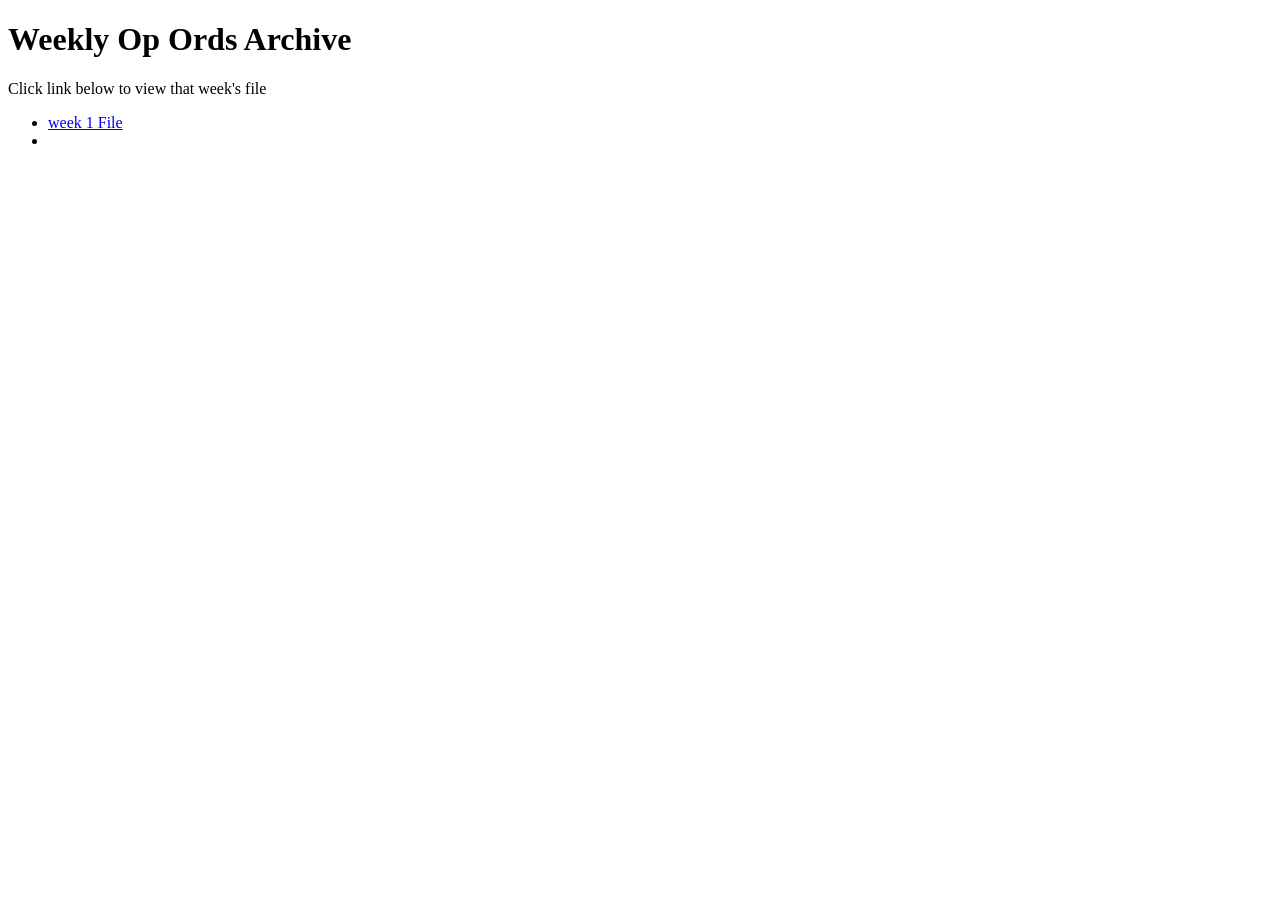
<file: Index.html>
<!DOCTYPE html>
<html lang="en">
<head>
	<meta charset="UTF-8">
	<title>Op Ords Archive</title>
</head>
<body>

	<h1> Weekly Op Ords Archive</h1>
	<p>Click link below to view that week's file</p>
	
	<ul>
		<li><a href="Operation_Sable_Trident_Master_OPORD_Suite.html">week 1 File<a><li>
</file>
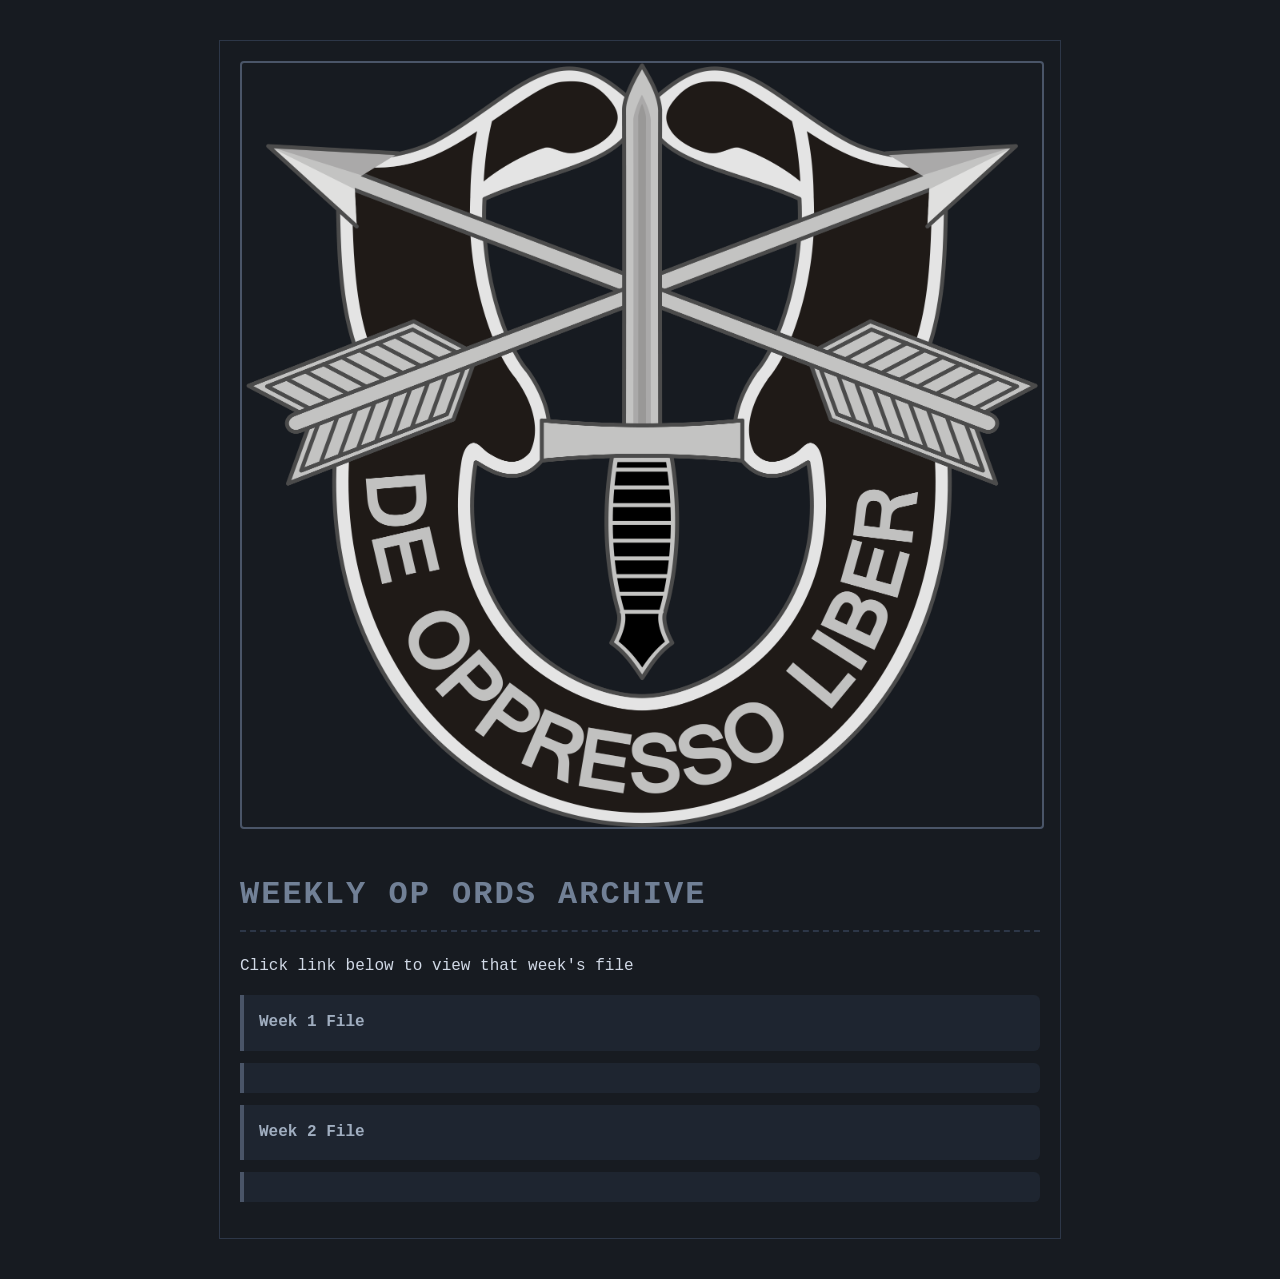
<file: index.html>
<!DOCTYPE html>
<html lang="en">
<head>
	<meta charset="UTF-8">
	<title>Op Ords Archive</title>
	<link rel="stylesheet" href="styles.css">
</head>
<body>
	<div class="banner-container">
		<img src="Deopressoliber.png" alt="Unit Logo" class="banner-img">
	</div>
	<h1> Weekly Op Ords Archive</h1>
	<p>Click link below to view that week's file</p>
	
	<ul>
		<li><a href="Opord_01.html">Week 1 File<a><li>
		<li><a href="Opord_02.html">Week 2 File<a><li>
</file>
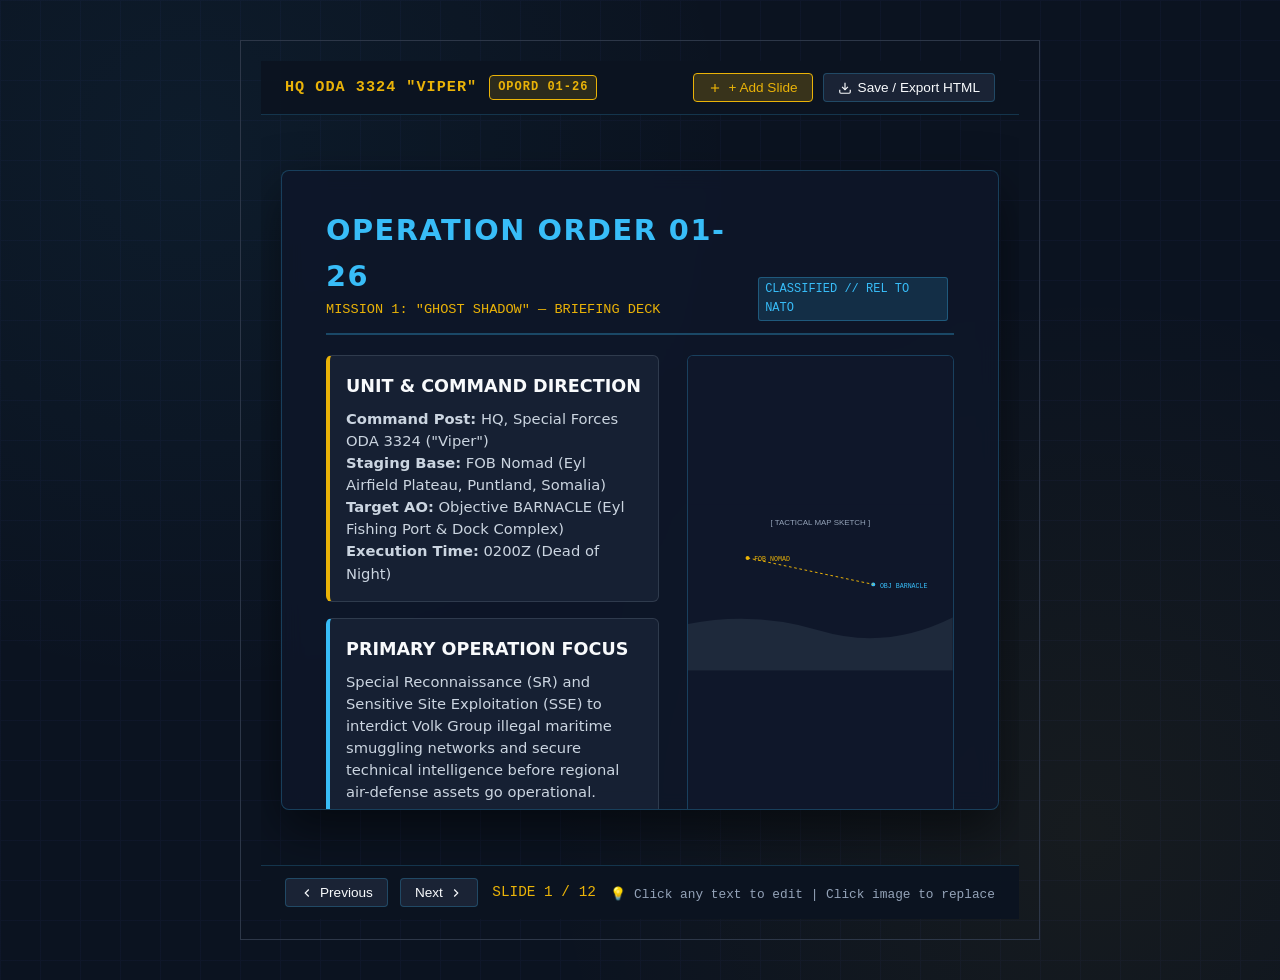
<file: opord_01_26_ghost_shadow_presentation.htmlopord_01_26_ghost_shadow_presentation.html>
<!DOCTYPE html>
<html lang="en">
<head>
    <meta charset="UTF-8">
    <meta name="viewport" content="width=device-width, initial-scale=1.0">
    <title>OPORD 01-26: GHOST SHADOW - Briefing Deck</title>
    <link rel="stylesheet" href="styles.css">
    <style>
        :root {
            --bg-dark: #0b1320;
            --panel-bg: rgba(15, 23, 42, 0.85);
            --panel-border: rgba(56, 189, 248, 0.25);
            --accent-gold: #eab308;
            --accent-cyan: #38bdf8;
            --accent-red: #f43f5e;
            --accent-green: #22c55e;
            --text-main: #f8fafc;
            --text-muted: #94a3b8;
            --font-sans: system-ui, -apple-system, "Segoe UI", Roboto, Helvetica, Arial, sans-serif;
            --font-mono: "Consolas", "Courier New", monospace;
        }

        * {
            box-sizing: border-box;
            margin: 0;
            padding: 0;
        }

        body {
            background-color: var(--bg-dark);
            color: var(--text-main);
            font-family: var(--font-sans);
            height: 100vh;
            display: flex;
            flex-direction: column;
            overflow: hidden;
            background-image: 
                radial-gradient(circle at 15% 15%, rgba(56, 189, 248, 0.05) 0%, transparent 40%),
                radial-gradient(circle at 85% 85%, rgba(234, 179, 8, 0.05) 0%, transparent 40%),
                linear-gradient(rgba(15, 23, 42, 0.9) 1px, transparent 1px),
                linear-gradient(90deg, rgba(15, 23, 42, 0.9) 1px, transparent 1px);
            background-size: 100% 100%, 100% 100%, 40px 40px, 40px 40px;
        }

        /* Top Header Navigation Bar */
        .top-bar {
            display: flex;
            justify-content: space-between;
            align-items: center;
            padding: 12px 24px;
            background: rgba(11, 19, 32, 0.95);
            border-bottom: 1px solid rgba(56, 189, 248, 0.2);
            z-index: 10;
        }

        .brand-title {
            display: flex;
            align-items: center;
            gap: 12px;
            font-family: var(--font-mono);
            font-weight: bold;
            font-size: 0.95rem;
            color: var(--accent-gold);
            letter-spacing: 1px;
        }

        .badge {
            background: rgba(234, 179, 8, 0.15);
            border: 1px solid var(--accent-gold);
            color: var(--accent-gold);
            padding: 2px 8px;
            border-radius: 4px;
            font-size: 0.75rem;
        }

        .top-actions {
            display: flex;
            gap: 10px;
            align-items: center;
        }

        .btn {
            background: rgba(30, 41, 59, 0.8);
            border: 1px solid var(--panel-border);
            color: var(--text-main);
            padding: 6px 14px;
            border-radius: 4px;
            cursor: pointer;
            font-size: 0.85rem;
            font-weight: 500;
            display: flex;
            align-items: center;
            gap: 6px;
            transition: all 0.2s ease;
        }

        .btn:hover {
            background: var(--accent-cyan);
            color: #0b1320;
            border-color: var(--accent-cyan);
        }

        .btn-gold {
            background: rgba(234, 179, 8, 0.2);
            border-color: var(--accent-gold);
            color: var(--accent-gold);
        }

        .btn-gold:hover {
            background: var(--accent-gold);
            color: #0b1320;
        }

        /* Main Presentation Canvas */
        .deck-container {
            flex: 1;
            position: relative;
            display: flex;
            justify-content: center;
            align-items: center;
            padding: 20px;
            overflow: hidden;
        }

        .slide {
            display: none;
            width: 100%;
            max-width: 1100px;
            height: 100%;
            max-height: 640px;
            background: var(--panel-bg);
            border: 1px solid var(--panel-border);
            border-radius: 8px;
            padding: 36px 44px;
            box-shadow: 0 20px 50px rgba(0, 0, 0, 0.5);
            flex-direction: column;
            justify-content: space-between;
            position: relative;
            backdrop-filter: blur(10px);
            overflow-y: auto;
        }

        .slide.active {
            display: flex;
            animation: fadeIn 0.3s ease-in-out;
        }

        @keyframes fadeIn {
            from { opacity: 0; transform: translateY(6px); }
            to { opacity: 1; transform: translateY(0); }
        }

        /* Slide Content Typography & Layout */
        .slide-header {
            border-bottom: 2px solid rgba(56, 189, 248, 0.3);
            padding-bottom: 12px;
            margin-bottom: 20px;
            display: flex;
            justify-content: space-between;
            align-items: flex-end;
        }

        .slide-header h2 {
            font-size: 1.8rem;
            color: var(--accent-cyan);
            text-transform: uppercase;
            letter-spacing: 1.5px;
        }

        .slide-header .subtitle {
            font-family: var(--font-mono);
            font-size: 0.85rem;
            color: var(--accent-gold);
        }

        .slide-body {
            flex: 1;
            display: flex;
            gap: 28px;
            margin-bottom: 16px;
        }

        .content-col {
            flex: 1;
            display: flex;
            flex-direction: column;
            gap: 16px;
        }

        .grid-2 {
            display: grid;
            grid-template-columns: 1fr 1fr;
            gap: 20px;
            width: 100%;
        }

        .grid-3 {
            display: grid;
            grid-template-columns: 1fr 1fr 1fr;
            gap: 16px;
            width: 100%;
        }

        .card {
            background: rgba(30, 41, 59, 0.6);
            border: 1px solid rgba(148, 163, 184, 0.2);
            border-left: 4px solid var(--accent-cyan);
            border-radius: 6px;
            padding: 16px;
        }

        .card-gold {
            border-left-color: var(--accent-gold);
        }

        .card-red {
            border-left-color: var(--accent-red);
        }

        .card h3 {
            font-size: 1.1rem;
            color: var(--text-main);
            margin-bottom: 8px;
            display: flex;
            align-items: center;
            gap: 8px;
        }

        .card p, .card ul {
            font-size: 0.92rem;
            line-height: 1.5;
            color: #cbd5e1;
        }

        .card ul {
            padding-left: 20px;
        }

        .card li {
            margin-bottom: 6px;
        }

        /* Image Containers & Editable Styling */
        .image-container {
            position: relative;
            width: 100%;
            height: 100%;
            min-height: 200px;
            border-radius: 6px;
            overflow: hidden;
            border: 1px solid var(--panel-border);
            background: #0f172a;
            cursor: pointer;
            display: flex;
            align-items: center;
            justify-content: center;
        }

        .image-container img {
            width: 100%;
            height: 100%;
            object-fit: cover;
            transition: transform 0.3s ease;
        }

        .image-container:hover img {
            transform: scale(1.02);
        }

        .image-overlay {
            position: absolute;
            inset: 0;
            background: rgba(15, 23, 42, 0.6);
            display: flex;
            align-items: center;
            justify-content: center;
            opacity: 0;
            transition: opacity 0.2s ease;
            color: var(--accent-cyan);
            font-size: 0.85rem;
            font-weight: bold;
            font-family: var(--font-mono);
            pointer-events: none;
        }

        .image-container:hover .image-overlay {
            opacity: 1;
        }

        /* Slide Footer */
        .slide-footer {
            display: flex;
            justify-content: space-between;
            align-items: center;
            padding-top: 12px;
            border-top: 1px solid rgba(148, 163, 184, 0.15);
            font-family: var(--font-mono);
            font-size: 0.75rem;
            color: var(--text-muted);
        }

        /* Editable visual cue */
        [contenteditable="true"] {
            outline: none;
            border-radius: 2px;
            transition: background 0.2s ease;
        }

        [contenteditable="true"]:hover {
            background: rgba(56, 189, 248, 0.08);
            box-shadow: 0 0 0 1px rgba(56, 189, 248, 0.3);
        }

        [contenteditable="true"]:focus {
            background: rgba(56, 189, 248, 0.15);
            box-shadow: 0 0 0 2px var(--accent-cyan);
        }

        /* Bottom Controls Bar */
        .bottom-bar {
            display: flex;
            justify-content: space-between;
            align-items: center;
            padding: 12px 24px;
            background: rgba(11, 19, 32, 0.95);
            border-top: 1px solid rgba(56, 189, 248, 0.2);
            z-index: 10;
        }

        .nav-controls {
            display: flex;
            gap: 12px;
            align-items: center;
        }

        .slide-counter {
            font-family: var(--font-mono);
            font-size: 0.9rem;
            color: var(--accent-gold);
            min-width: 100px;
            text-align: center;
        }

        /* Modal for Image Editing */
        .modal-backdrop {
            display: none;
            position: fixed;
            inset: 0;
            background: rgba(0, 0, 0, 0.8);
            z-index: 100;
            align-items: center;
            justify-content: center;
            backdrop-filter: blur(4px);
        }

        .modal-backdrop.active {
            display: flex;
        }

        .modal {
            background: #0f172a;
            border: 1px solid var(--accent-cyan);
            border-radius: 8px;
            padding: 24px;
            width: 440px;
            max-width: 90%;
            box-shadow: 0 20px 40px rgba(0,0,0,0.8);
        }

        .modal h3 {
            color: var(--accent-gold);
            margin-bottom: 16px;
            font-family: var(--font-mono);
        }

        .modal-field {
            margin-bottom: 16px;
        }

        .modal-field label {
            display: block;
            font-size: 0.8rem;
            color: var(--text-muted);
            margin-bottom: 6px;
        }

        .modal-field input[type="text"] {
            width: 100%;
            padding: 8px 12px;
            background: rgba(30, 41, 59, 0.8);
            border: 1px solid rgba(148, 163, 184, 0.3);
            border-radius: 4px;
            color: #fff;
            font-size: 0.9rem;
        }

        .modal-actions {
            display: flex;
            justify-content: flex-end;
            gap: 10px;
            margin-top: 20px;
        }

        .tactical-tag {
            display: inline-block;
            font-family: var(--font-mono);
            font-size: 0.75rem;
            padding: 2px 6px;
            background: rgba(56, 189, 248, 0.15);
            color: var(--accent-cyan);
            border: 1px solid rgba(56, 189, 248, 0.3);
            border-radius: 3px;
            margin-right: 6px;
        }

        /* Table Styling */
        table {
            width: 100%;
            border-collapse: collapse;
            font-size: 0.88rem;
            margin-top: 8px;
        }

        th, td {
            border: 1px solid rgba(148, 163, 184, 0.2);
            padding: 10px 12px;
            text-align: left;
        }

        th {
            background: rgba(30, 41, 59, 0.9);
            color: var(--accent-gold);
            font-family: var(--font-mono);
            font-size: 0.8rem;
            text-transform: uppercase;
        }

        tr:nth-child(even) {
            background: rgba(30, 41, 59, 0.3);
        }
    </style>
</head>
<body>

    <!-- Top Navigation Bar -->
    <div class="top-bar">
        <div class="brand-title">
            <span>HQ ODA 3324 "VIPER"</span>
            <span class="badge">OPORD 01-26</span>
        </div>
        <div class="top-actions">
            <button class="btn btn-gold" id="addSlideBtn">
                <svg width="14" height="14" viewBox="0 0 24 24" fill="none" stroke="currentColor" stroke-width="2"><line x1="12" y1="5" x2="12" y2="19"></line><line x1="5" y1="12" x2="19" y2="12"></line></svg>
                + Add Slide
            </button>
            <button class="btn" id="exportBtn">
                <svg width="14" height="14" viewBox="0 0 24 24" fill="none" stroke="currentColor" stroke-width="2"><path d="M21 15v4a2 2 0 0 1-2 2H5a2 2 0 0 1-2-2v-4"></path><polyline points="7 10 12 15 17 10"></polyline><line x1="12" y1="15" x2="12" y2="3"></line></svg>
                Save / Export HTML
            </button>
        </div>
    </div>

    <!-- Presentation Canvas Container -->
    <div class="deck-container" id="deckContainer">

        <!-- SLIDE 1: Title Slide -->
        <div class="slide active">
            <div class="slide-header">
                <div>
                    <h2 contenteditable="true">OPERATION ORDER 01-26</h2>
                    <div class="subtitle" contenteditable="true">MISSION 1: "GHOST SHADOW" — BRIEFING DECK</div>
                </div>
                <div class="tactical-tag" contenteditable="true">CLASSIFIED // REL TO NATO</div>
            </div>
            <div class="slide-body">
                <div class="content-col">
                    <div class="card card-gold">
                        <h3 contenteditable="true">UNIT & COMMAND DIRECTION</h3>
                        <p contenteditable="true"><strong>Command Post:</strong> HQ, Special Forces ODA 3324 ("Viper")<br>
                        <strong>Staging Base:</strong> FOB Nomad (Eyl Airfield Plateau, Puntland, Somalia)<br>
                        <strong>Target AO:</strong> Objective BARNACLE (Eyl Fishing Port & Dock Complex)<br>
                        <strong>Execution Time:</strong> 0200Z (Dead of Night)</p>
                    </div>
                    <div class="card">
                        <h3 contenteditable="true">PRIMARY OPERATION FOCUS</h3>
                        <p contenteditable="true">Special Reconnaissance (SR) and Sensitive Site Exploitation (SSE) to interdict Volk Group illegal maritime smuggling networks and secure technical intelligence before regional air-defense assets go operational.</p>
                    </div>
                </div>
                <div class="content-col" style="flex: 0.8;">
                    <div class="image-container" id="img-container-1">
                        <svg width="100%" height="100%" viewBox="0 0 400 250" style="background:#0f172a;">
                            <rect width="400" height="250" fill="#0f172a"/>
                            <path d="M0,180 Q100,160 200,190 T400,170 L400,250 L0,250 Z" fill="#1e293b"/>
                            <circle cx="280" cy="120" r="3" fill="#38bdf8"/>
                            <text x="290" y="125" fill="#38bdf8" font-family="monospace" font-size="10">OBJ BARNACLE</text>
                            <circle cx="90" cy="80" r="3" fill="#eab308"/>
                            <text x="100" y="85" fill="#eab308" font-family="monospace" font-size="10">FOB NOMAD</text>
                            <line x1="90" y1="80" x2="280" y2="120" stroke="#eab308" stroke-dasharray="4,4" stroke-width="1.5"/>
                            <text x="200" y="30" fill="#94a3b8" font-family="sans-serif" font-size="12" text-anchor="middle">[ TACTICAL MAP SKETCH ]</text>
                        </svg>
                        <div class="image-overlay">📷 CLICK OR DRAG TO REPLACE IMAGE</div>
                    </div>
                </div>
            </div>
            <div class="slide-footer">
                <span contenteditable="true">CONFIDENTIAL // ODA 3324 OPERATION BRIEFING</span>
                <span>SLIDE 1 / 12</span>
            </div>
        </div>

        <!-- SLIDE 2: Campaign Narrative Arc -->
        <div class="slide">
            <div class="slide-header">
                <div>
                    <h2 contenteditable="true">CAMPAIGN NARRATIVE ARC</h2>
                    <div class="subtitle" contenteditable="true">SITUATION & THEATRE CONTEXT</div>
                </div>
                <div class="tactical-tag" contenteditable="true">PUNTLAND COASTAL AO</div>
            </div>
            <div class="slide-body">
                <div class="content-col">
                    <div class="card">
                        <h3 contenteditable="true">THREAT ENTERPRISE — VOLK GROUP & JAS</h3>
                        <p contenteditable="true">A rogue Russian PMC enterprise (<strong>Volk Group</strong>) has established a secretive maritime logistics node in the historic coastal enclave of Eyl, Puntland.</p>
                        <ul style="margin-top:10px;">
                            <li contenteditable="true"><strong>Cover Operation:</strong> Offshore commercial fishing and anti-piracy maritime security.</li>
                            <li contenteditable="true"><strong>Smuggling Operations:</strong> High-end weaponry including Kornet ATGMs, Igla-S MANPADS, thermal optics, and encrypted military C2 equipment into East Africa.</li>
                            <li contenteditable="true"><strong>Local Alliance:</strong> Brokering assets with regional warlord coalition <strong>Jabhat al-Somal (JAS)</strong> to build an Anti-Access/Area-Denial (A2/AD) network.</li>
                        </ul>
                    </div>
                </div>
                <div class="content-col">
                    <div class="card card-gold">
                        <h3 contenteditable="true">FRIENDLY DIRECTIVE — ODA 3324</h3>
                        <p contenteditable="true">US Army Special Forces Operational Detachment Alpha (ODA 3324 / "Viper") operates out of an austere staging base at the Eyl Airfield Plateau (FOB Nomad).</p>
                        <ul style="margin-top:10px;">
                            <li contenteditable="true"><strong>Directive:</strong> Locate, track, interdict, and dismantle Volk Group's footprint.</li>
                            <li contenteditable="true"><strong>Strategic Objective:</strong> Neutralize threats before advanced air-defense systems become operational across the Horn of Africa.</li>
                        </ul>
                    </div>
                </div>
            </div>
            <div class="slide-footer">
                <span contenteditable="true">CAMPAIGN OVERVIEW // OPERATION SABLE TRIDENT</span>
                <span>SLIDE 2 / 12</span>
            </div>
        </div>

        <!-- SLIDE 3: Mission 1 Parameters & AO Overview -->
        <div class="slide">
            <div class="slide-header">
                <div>
                    <h2 contenteditable="true">MISSION 1: "GHOST SHADOW"</h2>
                    <div class="subtitle" contenteditable="true">MISSION TYPE & ENVIRONMENTAL PARAMETERS</div>
                </div>
                <div class="tactical-tag" contenteditable="true">0200Z EXECUTION</div>
            </div>
            <div class="slide-body">
                <div class="grid-3">
                    <div class="card">
                        <h3 contenteditable="true">MISSION TYPE</h3>
                        <p contenteditable="true"><strong>Special Reconnaissance (SR)</strong> & <strong>Sensitive Site Exploitation (SSE)</strong></p>
                        <p style="margin-top:8px;" contenteditable="true">Low-visibility insertion to gather operational intel without alerting threat networks.</p>
                    </div>
                    <div class="card card-gold">
                        <h3 contenteditable="true">TIME & ENVIRONMENT</h3>
                        <p contenteditable="true"><strong>Time:</strong> 0200Z (Dead of Night)</p>
                        <p contenteditable="true"><strong>Illumination:</strong> &lt;15% Moon Illumination</p>
                        <p contenteditable="true"><strong>Thermal Optics:</strong> Coastal sea haze limiting thermals beyond 300m.</p>
                        <p contenteditable="true"><strong>Acoustics:</strong> Heavy ocean surf providing acoustic masking.</p>
                    </div>
                    <div class="card">
                        <h3 contenteditable="true">AO / LOCATION</h3>
                        <p contenteditable="true"><strong>Objective BARNACLE</strong></p>
                        <p style="margin-top:8px;" contenteditable="true">Eyl Fishing Port & Dock Complex, Puntland Coastal Zone.</p>
                    </div>
                </div>
            </div>
            <div class="slide-footer">
                <span contenteditable="true">ENVIRONMENTAL & AO PROFILE</span>
                <span>SLIDE 3 / 12</span>
            </div>
        </div>

        <!-- SLIDE 4: Concept of Operations (Phase Overview) -->
        <div class="slide">
            <div class="slide-header">
                <div>
                    <h2 contenteditable="true">EXECUTION MECHANICS OVERVIEW</h2>
                    <div class="subtitle" contenteditable="true">FOUR-PHASE OPERATIONAL FLOW</div>
                </div>
                <div class="tactical-tag" contenteditable="true">CONOPS</div>
            </div>
            <div class="slide-body">
                <div class="grid-2">
                    <div class="card">
                        <h3 contenteditable="true">PHASE I: WATERBORNE INFILTRATION</h3>
                        <p contenteditable="true">Launch 2x Zodiac CRRCs from Eyl Airfield beach. Hug coastline below radar coverage. Insert at secluded south cove (<strong>IP SHARK</strong>).</p>
                    </div>
                    <div class="card">
                        <h3 contenteditable="true">PHASE II: LOW-VISIBILITY INGRESS</h3>
                        <p contenteditable="true">Navigate foot route through dry wadi washbed. Bypass JAS ridge checkpoints. Establish S&O cliff overwatch position.</p>
                    </div>
                    <div class="card card-gold">
                        <h3 contenteditable="true">PHASE III: ACTIONS ON OBJECTIVE</h3>
                        <p contenteditable="true"><strong>Task A:</strong> Micro-GPS beacon tagging on Kamaz trucks via low-water line.<br><strong>Task B:</strong> Tactical camera SSE in container office.</p>
                    </div>
                    <div class="card card-red">
                        <h3 contenteditable="true">PHASE IV: EXFILTRATION</h3>
                        <p contenteditable="true">Collapse back to <strong>EP DOLPHIN</strong> for cached Zodiac recovery. Alternate emergency LZ: <strong>HLZ WHISKEY</strong> via MH-6 Little Bird.</p>
                    </div>
                </div>
            </div>
            <div class="slide-footer">
                <span contenteditable="true">FOUR-PHASE CONCEPT OF OPERATIONS</span>
                <span>SLIDE 4 / 12</span>
            </div>
        </div>

        <!-- SLIDE 5: Phase I - Infiltration Detail -->
        <div class="slide">
            <div class="slide-header">
                <div>
                    <h2 contenteditable="true">PHASE I: WATERBORNE INFILTRATION</h2>
                    <div class="subtitle" contenteditable="true">INSERTION AT IP SHARK</div>
                </div>
                <div class="tactical-tag" contenteditable="true">WATERBORNE</div>
            </div>
            <div class="slide-body">
                <div class="content-col">
                    <div class="card">
                        <h3 contenteditable="true">INFILTRATION EXECUTION</h3>
                        <ul>
                            <li contenteditable="true"><strong>Platform:</strong> 2x Zodiac Combat Rubber Reconnaissance Craft (CRRCs).</li>
                            <li contenteditable="true"><strong>Launch Point:</strong> Beach adjacent to Eyl Airfield Plateau (FOB Nomad).</li>
                            <li contenteditable="true"><strong>Profile:</strong> Low coastal craft movement, staying close to wave breaks to minimize radar cross-section.</li>
                            <li contenteditable="true"><strong>Insertion Point:</strong> Secluded cove south of the primary harbor designated <strong>IP SHARK</strong>.</li>
                        </ul>
                    </div>
                </div>
                <div class="content-col">
                    <div class="card card-gold">
                        <h3 contenteditable="true">ACOUSTIC & THERMAL ADVANTAGE</h3>
                        <p contenteditable="true">Heavy ocean surf along the southern cliffs provides natural acoustic masking against coastal listening posts. Coastal sea haze limits enemy thermal detection range beyond 300 meters.</p>
                    </div>
                </div>
            </div>
            <div class="slide-footer">
                <span contenteditable="true">PHASE I DETAIL // INFILTRATION</span>
                <span>SLIDE 5 / 12</span>
            </div>
        </div>

        <!-- SLIDE 6: Phase II - Low-Vis Ingress -->
        <div class="slide">
            <div class="slide-header">
                <div>
                    <h2 contenteditable="true">PHASE II: LOW-VISIBILITY INGRESS</h2>
                    <div class="subtitle" contenteditable="true">WADI MOVEMENT & OVERWATCH SETUP</div>
                </div>
                <div class="tactical-tag" contenteditable="true">INGRESS</div>
            </div>
            <div class="slide-body">
                <div class="content-col">
                    <div class="card">
                        <h3 contenteditable="true">TACTICAL FOOT INGRESS</h3>
                        <ul>
                            <li contenteditable="true"><strong>Route:</strong> Concealed dismounted movement through a dry wadi washbed.</li>
                            <li contenteditable="true"><strong>Avoidance:</strong> Bypass established JAS militia static checkpoints positioned along the main ridge roads.</li>
                            <li contenteditable="true"><strong>Formations:</strong> Low-profile staggered column maintaining continuous NVG visual scanning.</li>
                        </ul>
                    </div>
                </div>
                <div class="content-col">
                    <div class="card card-gold">
                        <h3 contenteditable="true">S&O OVERWATCH POSITION</h3>
                        <p contenteditable="true">Establish a Surveillance & Overwatch (S&O) team on the high cliff edge overlooking the Eyl Fishing Port.</p>
                        <ul style="margin-top:8px;">
                            <li contenteditable="true">Monitor guard rotation patterns and technical patrol schedules.</li>
                            <li contenteditable="true">Provide direct security overwatch for the infiltration element.</li>
                        </ul>
                    </div>
                </div>
            </div>
            <div class="slide-footer">
                <span contenteditable="true">PHASE II DETAIL // INGRESS & S&O</span>
                <span>SLIDE 6 / 12</span>
            </div>
        </div>

        <!-- SLIDE 7: Phase III - Task A: Vehicle Tracking -->
        <div class="slide">
            <div class="slide-header">
                <div>
                    <h2 contenteditable="true">PHASE III: TASK A — VEHICLE TRACKING</h2>
                    <div class="subtitle" contenteditable="true">OBJECTIVE BARNACLE DOCK YARD</div>
                </div>
                <div class="tactical-tag" contenteditable="true">TASK A</div>
            </div>
            <div class="slide-body">
                <div class="content-col">
                    <div class="card">
                        <h3 contenteditable="true">LOWER DOCK YARD INFILTRATION</h3>
                        <p contenteditable="true">The action element moves along the low-water tide line to bypass port perimeter fencing and sentries.</p>
                    </div>
                    <div class="card card-gold">
                        <h3 contenteditable="true">MICRO-GPS BEACON ATTACHMENT</h3>
                        <ul>
                            <li contenteditable="true"><strong>Targets:</strong> 2x unmarked Volk Group Kamaz cargo trucks parked near the offloading ramp.</li>
                            <li contenteditable="true"><strong>Placement:</strong> Attach magnetic micro-GPS tracking beacons directly to the rear axles.</li>
                            <li contenteditable="true"><strong>Objective:</strong> Enable long-range satellite tracking of weapons transit routes into inland Puntland.</li>
                        </ul>
                    </div>
                </div>
            </div>
            <div class="slide-footer">
                <span contenteditable="true">PHASE III DETAIL // TASK A</span>
                <span>SLIDE 7 / 12</span>
            </div>
        </div>

        <!-- SLIDE 8: Phase III - Task B: Sensitive Site Exploitation -->
        <div class="slide">
            <div class="slide-header">
                <div>
                    <h2 contenteditable="true">PHASE III: TASK B — SENSITIVE SITE EXPLOITATION</h2>
                    <div class="subtitle" contenteditable="true">CONTAINER OFFICE INTEL RECOVERY</div>
                </div>
                <div class="tactical-tag" contenteditable="true">TASK B (SSE)</div>
            </div>
            <div class="slide-body">
                <div class="content-col">
                    <div class="card">
                        <h3 contenteditable="true">CONTAINER OFFICE PENETRATION</h3>
                        <p contenteditable="true">Infiltrate the Port Authority shipping container office used by Volk Group logistics officers as a tactical command node.</p>
                    </div>
                    <div class="card card-gold">
                        <h3 contenteditable="true">INTELLIGENCE TARGETS</h3>
                        <ul>
                            <li contenteditable="true"><strong>Manifests & Cargo Logs:</strong> Photograph shipping manifests, bills of lading, and custom declarations.</li>
                            <li contenteditable="true"><strong>Weapons Crate Serial Numbers:</strong> Photograph exact serial numbers on sealed Kornet ATGM and Igla-S optics crates.</li>
                            <li contenteditable="true"><strong>Equipment:</strong> High-resolution tactical digital camera with specialized low-light lens attachments.</li>
                        </ul>
                    </div>
                </div>
            </div>
            <div class="slide-footer">
                <span contenteditable="true">PHASE III DETAIL // TASK B</span>
                <span>SLIDE 8 / 12</span>
            </div>
        </div>

        <!-- SLIDE 9: Operational Friction & Constraints -->
        <div class="slide">
            <div class="slide-header">
                <div>
                    <h2 contenteditable="true">THE FRICTION & TWIST</h2>
                    <div class="subtitle" contenteditable="true">OPERATIONAL CONSTRAINTS & THREAT CAPABILITIES</div>
                </div>
                <div class="tactical-tag" contenteditable="true" style="border-color:var(--accent-red); color:var(--accent-red);">WEAPONS HOLD</div>
            </div>
            <div class="slide-body">
                <div class="content-col">
                    <div class="card card-red">
                        <h3 contenteditable="true">STRICT WEAPONS HOLD</h3>
                        <p contenteditable="true">No shots are authorized unless compromised. Friendly forces must maintain 100% stealth throughout the objective execution.</p>
                    </div>
                    <div class="card">
                        <h3 contenteditable="true">THREAT OPTICAL & MOBILE THREATS</h3>
                        <ul>
                            <li contenteditable="true"><strong>Volk Group Contractors:</strong> Equipped with thermal scopes and Gen 3+ Night Vision Goggles (NVGs).</li>
                            <li contenteditable="true"><strong>JAS Militia:</strong> Patrol outer beach roads and ridge lines in armed technicals.</li>
                        </ul>
                    </div>
                </div>
                <div class="content-col">
                    <div class="card card-red">
                        <h3 contenteditable="true">COMPROMISE CONSEQUENCES</h3>
                        <p contenteditable="true">If a shot is fired or friendly presence is detected, the entire regional militia will alert immediately, sealing coastal exits and forcing a chaotic waterborne hot exfiltration under heavy fire.</p>
                    </div>
                </div>
            </div>
            <div class="slide-footer">
                <span contenteditable="true">FRICTION & RISK ANALYSIS</span>
                <span>SLIDE 9 / 12</span>
            </div>
        </div>

        <!-- SLIDE 10: Phase IV - Exfiltration Routes -->
        <div class="slide">
            <div class="slide-header">
                <div>
                    <h2 contenteditable="true">PHASE IV: EXFILTRATION PLAN</h2>
                    <div class="subtitle" contenteditable="true">PRIMARY & ALTERNATE EXFIL ROUTES</div>
                </div>
                <div class="tactical-tag" contenteditable="true">EXFILTRATION</div>
            </div>
            <div class="slide-body">
                <div class="grid-2">
                    <div class="card card-gold">
                        <h3 contenteditable="true">PRIMARY EXFIL — WATERBORNE</h3>
                        <p contenteditable="true"><strong>Location:</strong> EP DOLPHIN (South Cove)</p>
                        <ul style="margin-top:8px;">
                            <li contenteditable="true">Collapse team back along the dry wadi washbed to EP DOLPHIN.</li>
                            <li contenteditable="true">Recover cached Zodiac CRRCs.</li>
                            <li contenteditable="true">Conduct silent waterborne withdrawal back to friendly coastal landing zone.</li>
                        </ul>
                    </div>
                    <div class="card card-red">
                        <h3 contenteditable="true">ALTERNATE EXFIL — EMERGENCY AIR</h3>
                        <p contenteditable="true"><strong>Location:</strong> HLZ WHISKEY (Coastal Dunes)</p>
                        <ul style="margin-top:8px;">
                            <li contenteditable="true">Activated upon compromise or enemy pursuit.</li>
                            <li contenteditable="true">Break contact to coastal dune staging area.</li>
                            <li contenteditable="true">Extraction via MH-6 Little Bird (Callsign "Pony Express").</li>
                        </ul>
                    </div>
                </div>
            </div>
            <div class="slide-footer">
                <span contenteditable="true">PHASE IV DETAIL // EXFILTRATION</span>
                <span>SLIDE 10 / 12</span>
            </div>
        </div>

        <!-- SLIDE 11: Mission Execution Summary Matrix -->
        <div class="slide">
            <div class="slide-header">
                <div>
                    <h2 contenteditable="true">EXECUTION SUMMARY MATRIX</h2>
                    <div class="subtitle" contenteditable="true">QUICK REFERENCE SHEET</div>
                </div>
                <div class="tactical-tag" contenteditable="true">MATRIX</div>
            </div>
            <div class="slide-body">
                <div class="content-col">
                    <table>
                        <thead>
                            <tr>
                                <th>Phase</th>
                                <th>Location / Waypoint</th>
                                <th>Primary Action</th>
                                <th>Key Constraint</th>
                            </tr>
                        </thead>
                        <tbody>
                            <tr>
                                <td>Phase I: Infil</td>
                                <td>IP SHARK (Cove)</td>
                                <td>Zodiac CRRC Waterborne Infiltration</td>
                                <td>Low profile, avoid radar</td>
                            </tr>
                            <tr>
                                <td>Phase II: Ingress</td>
                                <td>Wadi / Cliff S&O</td>
                                <td>Foot ingress, establish overwatch</td>
                                <td>Bypass JAS checkpoints</td>
                            </tr>
                            <tr>
                                <td>Phase III: Objective</td>
                                <td>OBJ BARNACLE</td>
                                <td>Tag 2x Kamaz trucks, camera SSE</td>
                                <td>STRICT WEAPONS HOLD</td>
                            </tr>
                            <tr>
                                <td>Phase IV: Exfil</td>
                                <td>EP DOLPHIN / HLZ WHISKEY</td>
                                <td>Zodiac recovery or MH-6 hot extraction</td>
                                <td>Thermal avoidance</td>
                            </tr>
                        </tbody>
                    </table>
                </div>
            </div>
            <div class="slide-footer">
                <span contenteditable="true">TACTICAL MATRIX // GHOST SHADOW</span>
                <span>SLIDE 11 / 12</span>
            </div>
        </div>

        <!-- SLIDE 12: Command & Signal -->
        <div class="slide">
            <div class="slide-header">
                <div>
                    <h2 contenteditable="true">COMMAND & SIGNAL</h2>
                    <div class="subtitle" contenteditable="true">COMMUNICATIONS & CALLSIGNS</div>
                </div>
                <div class="tactical-tag" contenteditable="true">C2 & SIGNAL</div>
            </div>
            <div class="slide-body">
                <div class="grid-2">
                    <div class="card">
                        <h3 contenteditable="true">CALLSIGNS & FREQUENCIES</h3>
                        <p contenteditable="true">
                            <strong>Special Forces Team:</strong> VIPER MAIN<br>
                            <strong>Air Extraction Asset:</strong> PONY EXPRESS<br>
                            <strong>Higher HQ (FOB Nomad):</strong> NOMAD BASE<br>
                            <strong>Primary Nets:</strong> VHF Tactical Encrypted Net 1
                        </p>
                    </div>
                    <div class="card card-gold">
                        <h3 contenteditable="true">CONTROL POINTS & WAYPOINTS</h3>
                        <p contenteditable="true">
                            <strong>Objective:</strong> BARNACLE (Port & Dock Complex)<br>
                            <strong>Insertion Point:</strong> IP SHARK (South Cove)<br>
                            <strong>Primary Exfil:</strong> EP DOLPHIN (Cove)<br>
                            <strong>Emergency HLZ:</strong> HLZ WHISKEY (Coastal Dunes)
                        </p>
                    </div>
                </div>
            </div>
            <div class="slide-footer">
                <span contenteditable="true">END OF BRIEFING // ODA 3324 VIPER</span>
                <span>SLIDE 12 / 12</span>
            </div>
        </div>

    </div>

    <!-- Bottom Controls Bar -->
    <div class="bottom-bar">
        <div class="nav-controls">
            <button class="btn" id="prevBtn">
                <svg width="14" height="14" viewBox="0 0 24 24" fill="none" stroke="currentColor" stroke-width="2"><polyline points="15 18 9 12 15 6"></polyline></svg>
                Previous
            </button>
            <button class="btn" id="nextBtn">
                Next
                <svg width="14" height="14" viewBox="0 0 24 24" fill="none" stroke="currentColor" stroke-width="2"><polyline points="9 18 15 12 9 6"></polyline></svg>
            </button>
        </div>

        <div class="slide-counter" id="slideCounter">SLIDE 1 / 12</div>

        <div>
            <span style="font-size: 0.8rem; color: var(--text-muted); font-family: var(--font-mono);">💡 Click any text to edit | Click image to replace</span>
        </div>
    </div>

    <!-- Image Modal -->
    <div class="modal-backdrop" id="imageModal">
        <div class="modal">
            <h3>EDIT / REPLACE IMAGE</h3>
            <div class="modal-field">
                <label>Option 1: Paste Image URL</label>
                <input type="text" id="imageUrlInput" placeholder="https://example.com/image.jpg">
            </div>
            <div class="modal-field">
                <label>Option 2: Upload Local Image</label>
                <input type="file" id="imageFileInput" accept="image/*">
            </div>
            <div class="modal-actions">
                <button class="btn" id="cancelModalBtn">Cancel</button>
                <button class="btn btn-gold" id="applyModalBtn">Apply Image</button>
            </div>
        </div>
    </div>

    <script>
        // Slide Navigation Logic
        let currentSlide = 0;
        const slides = document.querySelectorAll('.slide');
        const totalSlides = () => document.querySelectorAll('.slide').length;

        function showSlide(index) {
            const slideList = document.querySelectorAll('.slide');
            if (index < 0) currentSlide = 0;
            else if (index >= slideList.length) currentSlide = slideList.length - 1;
            else currentSlide = index;

            slideList.forEach((slide, i) => {
                if (i === currentSlide) {
                    slide.classList.add('active');
                } else {
                    slide.classList.remove('active');
                }
            });

            document.getElementById('slideCounter').innerText = `SLIDE ${currentSlide + 1} / ${slideList.length}`;
        }

        document.getElementById('prevBtn').addEventListener('click', () => showSlide(currentSlide - 1));
        document.getElementById('nextBtn').addEventListener('click', () => showSlide(currentSlide + 1));

        // Keyboard Navigation
        document.addEventListener('keydown', (e) => {
            if (e.target.getAttribute('contenteditable') === 'true' || e.target.tagName === 'INPUT') return;
            if (e.key === 'ArrowRight' || e.key === 'Space') showSlide(currentSlide + 1);
            if (e.key === 'ArrowLeft') showSlide(currentSlide - 1);
        });

        // Add Slide Logic
        document.getElementById('addSlideBtn').addEventListener('click', () => {
            const container = document.getElementById('deckContainer');
            const newSlideNum = totalSlides() + 1;
            
            const newSlide = document.createElement('div');
            newSlide.className = 'slide';
            newSlide.innerHTML = `
                <div class="slide-header">
                    <div>
                        <h2 contenteditable="true">NEW CUSTOM SLIDE Title</h2>
                        <div class="subtitle" contenteditable="true">ADD SUBTITLE OR TOPIC HERE</div>
                    </div>
                    <div class="tactical-tag" contenteditable="true">CUSTOM</div>
                </div>
                <div class="slide-body">
                    <div class="content-col">
                        <div class="card">
                            <h3 contenteditable="true">SECTION HEADER</h3>
                            <p contenteditable="true">Click here to write your custom slide contents or add key tactical bullet points.</p>
                        </div>
                    </div>
                </div>
                <div class="slide-footer">
                    <span contenteditable="true">CUSTOM BRIEFING SLIDE</span>
                    <span>SLIDE ${newSlideNum} / ${newSlideNum}</span>
                </div>
            `;
            container.appendChild(newSlide);
            showSlide(newSlideNum - 1);
        });

        // Image Editing & Modal Logic
        let activeImageContainer = null;
        const modal = document.getElementById('imageModal');
        const urlInput = document.getElementById('imageUrlInput');
        const fileInput = document.getElementById('imageFileInput');

        function setupImageHandlers() {
            document.querySelectorAll('.image-container').forEach(container => {
                container.onclick = () => {
                    activeImageContainer = container;
                    urlInput.value = '';
                    fileInput.value = '';
                    modal.classList.add('active');
                };

                // Drag & Drop image files directly
                container.ondragover = (e) => e.preventDefault();
                container.ondrop = (e) => {
                    e.preventDefault();
                    if (e.dataTransfer.files && e.dataTransfer.files[0]) {
                        const file = e.dataTransfer.files[0];
                        const reader = new FileReader();
                        reader.onload = (event) => {
                            container.querySelector('img, svg').replaceWith(createImgTag(event.target.result));
                        };
                        reader.readAsDataURL(file);
                    }
                };
            });
        }

        function createImgTag(src) {
            const img = document.createElement('img');
            img.src = src;
            img.style.width = '100%';
            img.style.height = '100%';
            img.style.objectFit = 'cover';
            return img;
        }

        document.getElementById('cancelModalBtn').onclick = () => modal.classList.remove('active');

        document.getElementById('applyModalBtn').onclick = () => {
            if (!activeImageContainer) return;

            if (fileInput.files && fileInput.files[0]) {
                const reader = new FileReader();
                reader.onload = (e) => {
                    const el = activeImageContainer.querySelector('img, svg');
                    if (el) el.replaceWith(createImgTag(e.target.result));
                    modal.classList.remove('active');
                };
                reader.readAsDataURL(fileInput.files[0]);
            } else if (urlInput.value.trim() !== '') {
                const el = activeImageContainer.querySelector('img, svg');
                if (el) el.replaceWith(createImgTag(urlInput.value.trim()));
                modal.classList.remove('active');
            }
        };

        setupImageHandlers();

        // Export / Save edited HTML file
        document.getElementById('exportBtn').onclick = () => {
            const clone = document.documentElement.cloneNode(true);
            const blob = new Blob([clone.outerHTML], { type: 'text/html' });
            const a = document.createElement('a');
            a.href = URL.createObjectURL(blob);
            a.download = 'opord_01_26_ghost_shadow_presentation.html';
            a.click();
        };
    </script>
</body>
</html>
</file>
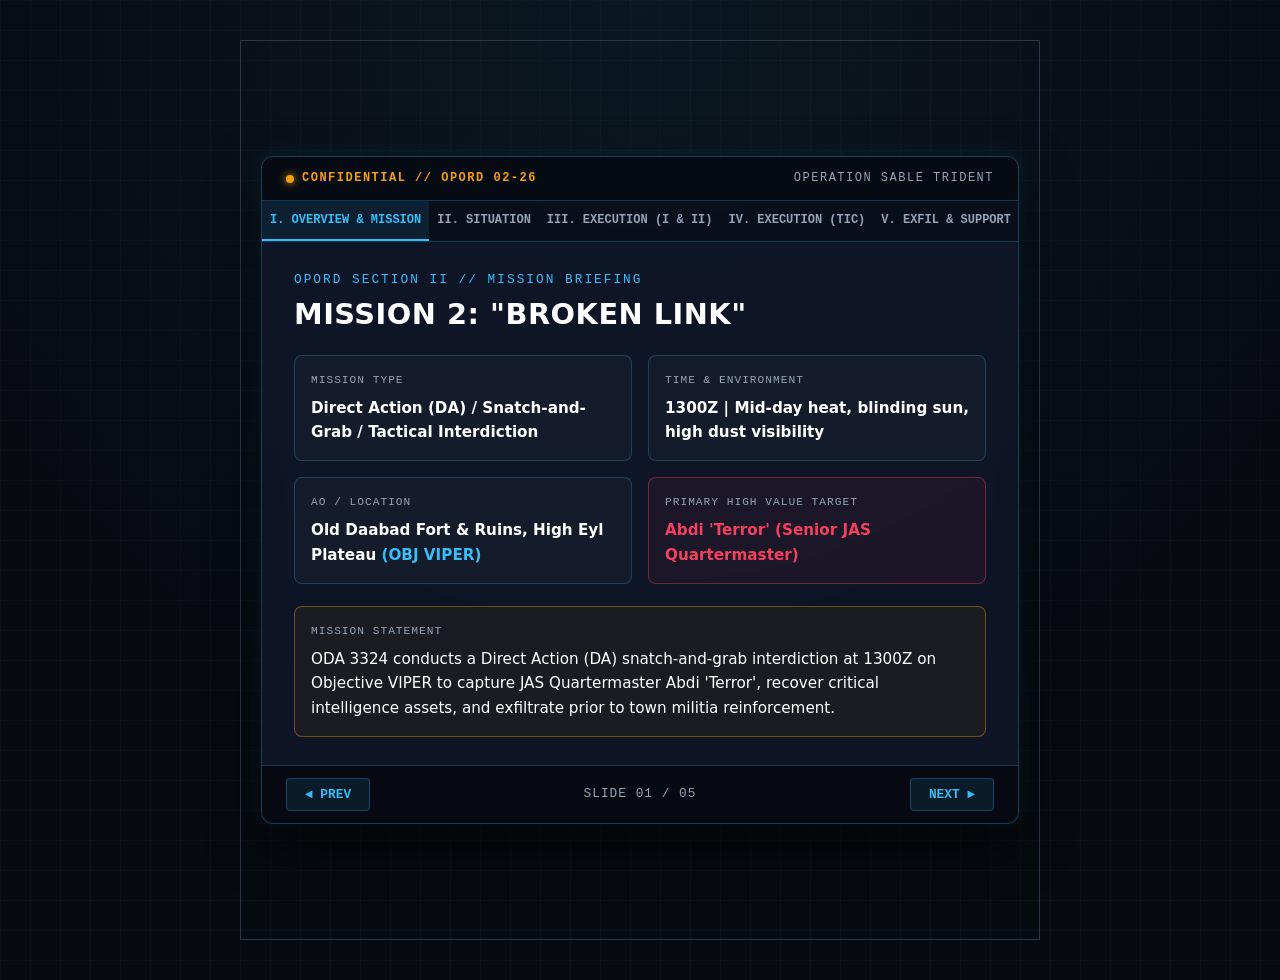
<file: Opord_02.html>
<!DOCTYPE html>
<html lang="en">
<head>
    <meta charset="UTF-8">
    <meta name="viewport" content="width=device-width, initial-scale=1.0">
    <link rel="stylesheet" href="styles.css">
    <title>OPORD 02-26 - MISSION: BROKEN LINK</title>
    <link rel="stylesheet" href="styles.css">
    <style>
        :root {
            --bg-dark: #070a0f;
            --panel-bg: rgba(15, 23, 42, 0.85);
            --panel-border: rgba(56, 189, 248, 0.25);
            --accent-cyan: #38bdf8;
            --accent-amber: #f59e0b;
            --accent-red: #f43f5e;
            --accent-green: #10b981;
            --text-main: #f1f5f9;
            --text-muted: #94a3b8;
            --font-mono: 'Courier New', Courier, monospace;
            --font-sans: system-ui, -apple-system, BlinkMacSystemFont, "Segoe UI", Roboto, sans-serif;
        }

        * {
            box-sizing: border-box;
            margin: 0;
            padding: 0;
        }

        body {
            background-color: var(--bg-dark);
            background-image: 
                radial-gradient(circle at 50% 0%, rgba(56, 189, 248, 0.08), transparent 70%),
                linear-gradient(rgba(255, 255, 255, 0.02) 1px, transparent 1px),
                linear-gradient(90deg, rgba(255, 255, 255, 0.02) 1px, transparent 1px);
            background-size: 100% 100%, 30px 30px, 30px 30px;
            color: var(--text-main);
            font-family: var(--font-sans);
            min-height: 100vh;
            display: flex;
            flex-direction: column;
            align-items: center;
            justify-content: center;
            padding: 20px;
        }

        .deck-container {
            width: 100%;
            max-width: 980px;
            min-height: 620px;
            background: var(--panel-bg);
            backdrop-filter: blur(12px);
            border: 1px solid var(--panel-border);
            border-radius: 12px;
            box-shadow: 0 20px 50px rgba(0, 0, 0, 0.7), 0 0 25px rgba(56, 189, 248, 0.12);
            display: flex;
            flex-direction: column;
            position: relative;
            overflow: hidden;
        }

        /* Top HUD Header */
        .hud-header {
            display: flex;
            align-items: center;
            justify-content: space-between;
            padding: 12px 24px;
            background: rgba(0, 0, 0, 0.5);
            border-bottom: 1px solid var(--panel-border);
            font-family: var(--font-mono);
            font-size: 0.75rem;
            letter-spacing: 1.5px;
            text-transform: uppercase;
        }

        .classification {
            color: var(--accent-amber);
            font-weight: 700;
            display: flex;
            align-items: center;
            gap: 8px;
        }

        .classification::before {
            content: '';
            width: 8px;
            height: 8px;
            background: var(--accent-amber);
            border-radius: 50%;
            box-shadow: 0 0 8px var(--accent-amber);
        }

        .hud-title {
            color: var(--text-muted);
        }

        /* Navigation Bar */
        .nav-tabs {
            display: flex;
            background: rgba(0, 0, 0, 0.3);
            border-bottom: 1px solid var(--panel-border);
            overflow-x: auto;
        }

        .tab-btn {
            flex: 1;
            background: transparent;
            border: none;
            border-bottom: 2px solid transparent;
            color: var(--text-muted);
            padding: 12px 8px;
            font-family: var(--font-mono);
            font-size: 0.75rem;
            font-weight: 700;
            cursor: pointer;
            text-transform: uppercase;
            transition: all 0.2s ease;
            white-space: nowrap;
        }

        .tab-btn:hover {
            color: var(--accent-cyan);
            background: rgba(56, 189, 248, 0.05);
        }

        .tab-btn.active {
            color: var(--accent-cyan);
            border-bottom-color: var(--accent-cyan);
            background: rgba(56, 189, 248, 0.1);
        }

        /* Viewport & Slide Formatting */
        .slide-viewport {
            flex: 1;
            position: relative;
            padding: 28px 32px;
            overflow-y: auto;
        }

        .slide {
            display: none;
            height: 100%;
            flex-direction: column;
            gap: 18px;
            animation: fadeIn 0.3s ease-in-out forwards;
        }

        .slide.active {
            display: flex;
        }

        @keyframes fadeIn {
            from { opacity: 0; transform: translateY(6px); }
            to { opacity: 1; transform: translateY(0); }
        }

        .slide-tag {
            font-family: var(--font-mono);
            color: var(--accent-cyan);
            font-size: 0.8rem;
            letter-spacing: 2px;
            text-transform: uppercase;
        }

        h2 {
            font-size: 1.8rem;
            font-weight: 800;
            color: #ffffff;
            letter-spacing: 0.5px;
            text-transform: uppercase;
        }

        .grid-2 {
            display: grid;
            grid-template-columns: repeat(auto-fit, minmax(280px, 1fr));
            gap: 16px;
        }

        .info-card {
            background: rgba(255, 255, 255, 0.03);
            border: 1px solid var(--panel-border);
            border-radius: 8px;
            padding: 16px;
            display: flex;
            flex-direction: column;
            gap: 6px;
        }

        .info-card.alert {
            border-color: rgba(244, 63, 94, 0.4);
            background: rgba(244, 63, 94, 0.06);
        }

        .info-card.amber {
            border-color: rgba(245, 158, 11, 0.4);
            background: rgba(245, 158, 11, 0.06);
        }

        .card-label {
            font-family: var(--font-mono);
            font-size: 0.7rem;
            color: var(--text-muted);
            text-transform: uppercase;
            letter-spacing: 1px;
        }

        .card-value {
            font-size: 0.95rem;
            font-weight: 600;
            color: #ffffff;
        }

        .highlight-red { color: var(--accent-red); }
        .highlight-amber { color: var(--accent-amber); }
        .highlight-cyan { color: var(--accent-cyan); }

        ul.tac-list {
            list-style: none;
            display: flex;
            flex-direction: column;
            gap: 10px;
        }

        ul.tac-list li {
            position: relative;
            padding-left: 20px;
            line-height: 1.5;
            font-size: 0.95rem;
        }

        ul.tac-list li::before {
            content: '>';
            position: absolute;
            left: 0;
            color: var(--accent-cyan);
            font-family: var(--font-mono);
            font-weight: bold;
        }

        /* Footer Controls */
        .controls-footer {
            display: flex;
            align-items: center;
            justify-content: space-between;
            padding: 12px 24px;
            background: rgba(0, 0, 0, 0.5);
            border-top: 1px solid var(--panel-border);
            font-family: var(--font-mono);
        }

        .btn-nav {
            background: rgba(56, 189, 248, 0.1);
            border: 1px solid var(--panel-border);
            color: var(--accent-cyan);
            padding: 8px 18px;
            border-radius: 4px;
            font-family: var(--font-mono);
            font-size: 0.8rem;
            font-weight: 700;
            cursor: pointer;
            transition: all 0.2s ease;
        }

        .btn-nav:hover {
            background: var(--accent-cyan);
            color: #000;
            box-shadow: 0 0 12px rgba(56, 189, 248, 0.4);
        }

        .slide-counter {
            font-size: 0.8rem;
            color: var(--text-muted);
            letter-spacing: 1px;
        }
    </style>
</head>
<body>

    <div class="deck-container">
        <!-- HUD HEADER -->
        <div class="hud-header">
            <div class="classification">CONFIDENTIAL // OPORD 02-26</div>
            <div class="hud-title">OPERATION SABLE TRIDENT</div>
        </div>

        <!-- TABS -->
        <div class="nav-tabs">
            <button class="tab-btn active" onclick="goToSlide(0)">I. Overview & Mission</button>
            <button class="tab-btn" onclick="goToSlide(1)">II. Situation</button>
            <button class="tab-btn" onclick="goToSlide(2)">III. Execution (I & II)</button>
            <button class="tab-btn" onclick="goToSlide(3)">IV. Execution (TIC)</button>
            <button class="tab-btn" onclick="goToSlide(4)">V. Exfil & Support</button>
        </div>

        <!-- VIEWPORT -->
        <div class="slide-viewport">
            
            <!-- SLIDE 1: OVERVIEW & MISSION -->
            <div class="slide active">
                <div>
                    <div class="slide-tag">OPORD SECTION II // MISSION BRIEFING</div>
                    <h2>Mission 2: "Broken Link"</h2>
                </div>
                <div class="grid-2">
                    <div class="info-card">
                        <div class="card-label">Mission Type</div>
                        <div class="card-value">Direct Action (DA) / Snatch-and-Grab / Tactical Interdiction</div>
                    </div>
                    <div class="info-card">
                        <div class="card-label">Time & Environment</div>
                        <div class="card-value">1300Z | Mid-day heat, blinding sun, high dust visibility</div>
                    </div>
                    <div class="info-card">
                        <div class="card-label">AO / Location</div>
                        <div class="card-value">Old Daabad Fort & Ruins, High Eyl Plateau <span class="highlight-cyan">(OBJ VIPER)</span></div>
                    </div>
                    <div class="info-card alert">
                        <div class="card-label">Primary High Value Target</div>
                        <div class="card-value highlight-red">Abdi 'Terror' (Senior JAS Quartermaster)</div>
                    </div>
                </div>
                <div class="info-card amber" style="margin-top: 4px;">
                    <div class="card-label">Mission Statement</div>
                    <div class="card-value" style="font-weight: normal; font-size: 0.95rem;">
                        ODA 3324 conducts a Direct Action (DA) snatch-and-grab interdiction at 1300Z on Objective VIPER to capture JAS Quartermaster Abdi 'Terror', recover critical intelligence assets, and exfiltrate prior to town militia reinforcement.
                    </div>
                </div>
            </div>

            <!-- SLIDE 2: SITUATION -->
            <div class="slide">
                <div>
                    <div class="slide-tag">OPORD SECTION I // SITUATION</div>
                    <h2>Area of Operations & Intel</h2>
                </div>
                <div class="grid-2">
                    <div class="info-card amber">
                        <div class="card-label">Operational Background</div>
                        <div class="card-value" style="font-weight: normal; font-size: 0.9rem;">
                            Intelligence from tracking beacons recovered during Mission 1 confirms Volk Group's chief logistics broker is meeting senior JAS Quartermaster <strong class="highlight-red">Abdi 'Terror'</strong> inside the historic stone fort overlooking Eyl town.
                        </div>
                    </div>
                    <div class="info-card alert">
                        <div class="card-label">Enemy Forces</div>
                        <ul class="tac-list" style="font-size: 0.85rem; margin-top: 4px;">
                            <li><strong>Fort Defenders:</strong> Volk Group contractors with fixed PKM positions and suppressed rifles; JAS fighters holding outer courtyards.</li>
                            <li><strong>QRF / Militia:</strong> JAS militia in Eyl town equipped with technicals (heavy MGs, RPGs).</li>
                        </ul>
                    </div>
                </div>
                <div class="info-card">
                    <div class="card-label">Friendly Forces</div>
                    <div class="card-value" style="font-weight: normal; font-size: 0.9rem;">
                        <strong>ODA 3324</strong> ground elements operating with dedicated overhead CAS assets (<strong class="highlight-cyan">MH-60 DAP / MQ-9 Reaper</strong>).
                    </div>
                </div>
            </div>

            <!-- SLIDE 3: EXECUTION PHASES I & II -->
            <div class="slide">
                <div>
                    <div class="slide-tag">OPORD SECTION III // EXECUTION (PHASES I & II)</div>
                    <h2>Infiltration & Objective Actions</h2>
                </div>
                <div class="info-card" style="margin-bottom: 4px;">
                    <div class="card-label">Concept of Operations</div>
                    <div class="card-value" style="font-weight: normal; font-size: 0.9rem;">
                        A four-phase tactical assault utilizing ground vehicle infiltration, multi-pronged compound clearing, CAS-supported defense, and foot-to-vehicle exfiltration.
                    </div>
                </div>
                <div class="grid-2">
                    <div class="info-card">
                        <div class="card-label">Phase I: Infiltration</div>
                        <ul class="tac-list" style="font-size: 0.85rem;">
                            <li>Infiltrate along dry riverbed via <strong>2x GMVs</strong> (Ground Mobility Vehicles).</li>
                            <li>Establish vehicle dismount at Staging Area <strong>600m below fort cliffs</strong>.</li>
                            <li>Advance uphill on foot.</li>
                        </ul>
                    </div>
                    <div class="info-card">
                        <div class="card-label">Phase II: Actions on OBJ VIPER</div>
                        <ul class="tac-list" style="font-size: 0.85rem;">
                            <li><strong>Breach & Clear:</strong> Multi-pronged assault on stone fort. Suppress Volk PKM nests & clear courtyard fighters.</li>
                            <li><strong>Target Capture & SSE:</strong> Secure Abdi 'Terror' alive. If compromised, extract encrypted sat phone & hard drives from cellar.</li>
                        </ul>
                    </div>
                </div>
            </div>

            <!-- SLIDE 4: EXECUTION PHASE III (TIC) -->
            <div class="slide">
                <div>
                    <div class="slide-tag highlight-red">OPORD SECTION III // CONTINGENCY</div>
                    <h2 class="highlight-red">Phase III: Troops in Contact (TIC)</h2>
                </div>
                <div class="info-card alert">
                    <div class="card-label highlight-red">CRITICAL CONTINGENCY TRIGGER</div>
                    <p style="margin-top: 6px;">
                        The moment the breach goes loud, JAS militia in Eyl town mount technicals and rush up the narrow plateau switchbacks to cut off the team's escape.
                    </p>
                    <div style="margin-top: 14px; padding: 12px; background: rgba(0,0,0,0.3); border-radius: 6px; border-left: 3px solid var(--accent-amber);">
                        <span class="highlight-amber" style="font-family: var(--font-mono); font-size: 0.75rem; font-weight: bold; text-transform: uppercase;">Tactical Hazard</span>
                        <p style="margin-top: 4px; font-style: italic; font-size: 0.9rem;">
                            The high ground becomes a double-edged sword—players risk being pinned on the cliff top while RPGs and heavy machine-gun fire rain from below.
                        </p>
                    </div>
                </div>
            </div>

            <!-- SLIDE 5: EXFIL, SUSTAINMENT & SIGNAL -->
            <div class="slide">
                <div>
                    <div class="slide-tag">OPORD SECTIONS IV & V // SUPPORT & SIGNAL</div>
                    <h2>Exfiltration, Sustainment & Command</h2>
                </div>
                <div class="grid-2">
                    <div class="info-card">
                        <div class="card-label">Phase IV: Exfiltration</div>
                        <ul class="tac-list" style="font-size: 0.85rem;">
                            <li>Target approaching technicals on switchbacks for CAS strikes via <strong class="highlight-cyan">MH-60 DAP</strong> or <strong class="highlight-cyan">MQ-9</strong>.</li>
                            <li>Execute violent disengagement down the western rock wash.</li>
                            <li>Fight back to staging GMVs for high-speed vehicle withdrawal.</li>
                        </ul>
                    </div>
                    <div class="info-card">
                        <div class="card-label">Section IV: Sustainment & Support</div>
                        <ul class="tac-list" style="font-size: 0.85rem;">
                            <li><strong>Transport:</strong> 2x Ground Mobility Vehicles (GMVs).</li>
                            <li><strong>Fire Support:</strong> On-call CAS (MH-60 DAP / MQ-9 Reaper).</li>
                        </ul>
                        <div class="card-label" style="margin-top: 12px;">Section V: Command & Signal</div>
                        <p style="font-size: 0.85rem; margin-top: 4px;">
                            <strong>Primary Objective:</strong> Capture Target (Abdi 'Terror') or execute full Sensitive Site Exploitation (SSE).
                        </p>
                    </div>
                </div>
            </div>

        </div>

        <!-- FOOTER -->
        <div class="controls-footer">
            <button class="btn-nav" onclick="changeSlide(-1)">◄ PREV</button>
            <div class="slide-counter" id="slideCounter">SLIDE 01 / 05</div>
            <button class="btn-nav" onclick="changeSlide(1)">NEXT ►</button>
        </div>
    </div>

    <script>
        let currentSlide = 0;
        const slides = document.querySelectorAll('.slide');
        const tabs = document.querySelectorAll('.tab-btn');
        const counter = document.getElementById('slideCounter');

        function updateDeck() {
            slides.forEach((s, i) => s.classList.toggle('active', i === currentSlide));
            tabs.forEach((t, i) => t.classList.toggle('active', i === currentSlide));
            counter.textContent = `SLIDE 0${currentSlide + 1} / 0${slides.length}`;
        }

        function goToSlide(index) {
            currentSlide = index;
            updateDeck();
        }

        function changeSlide(direction) {
            currentSlide = (currentSlide + direction + slides.length) % slides.length;
            updateDeck();
        }

        document.addEventListener('keydown', (e) => {
            if (e.key === 'ArrowRight') changeSlide(1);
            if (e.key === 'ArrowLeft') changeSlide(-1);
        });
    </script>
</body>
</html>
</file>
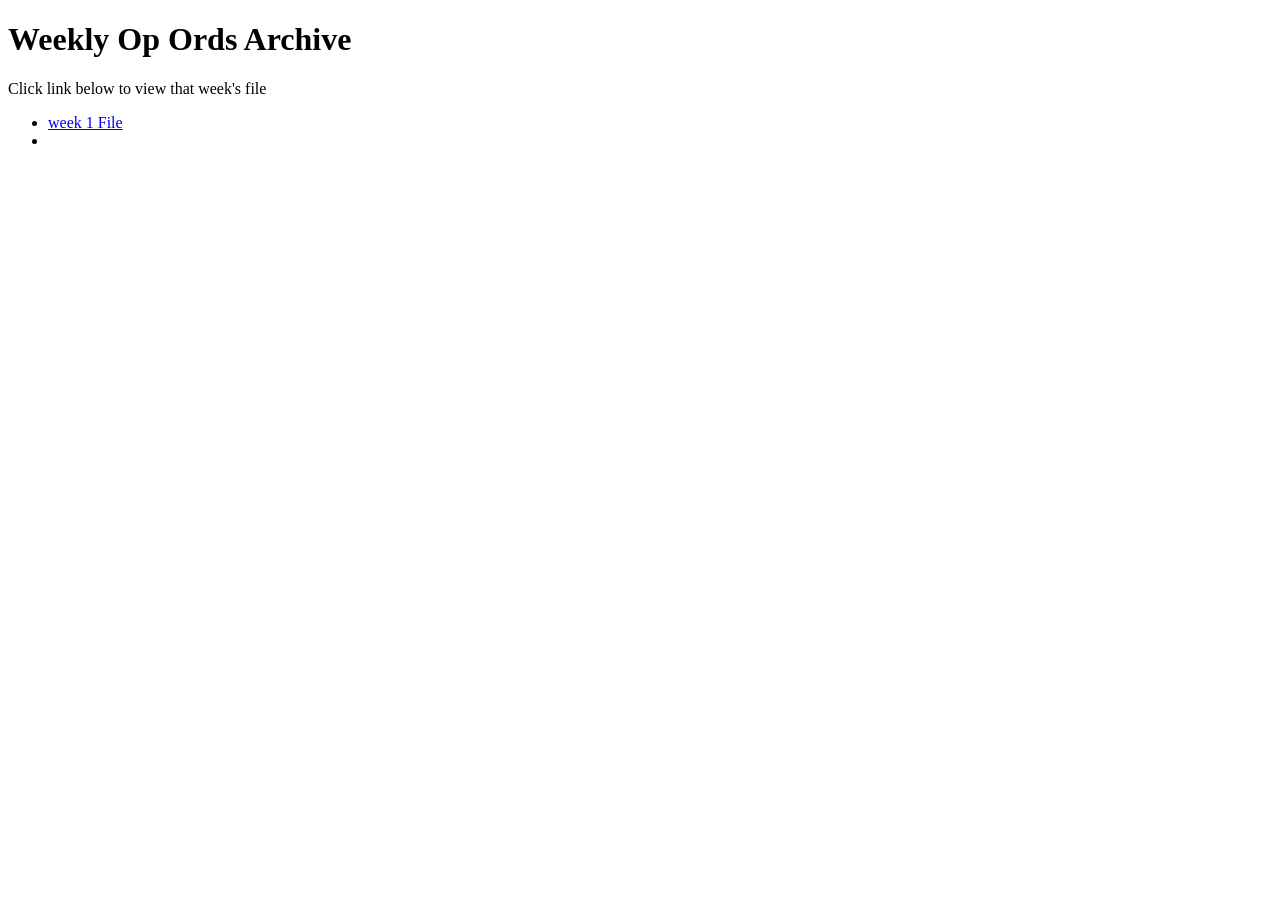
<file: OpOrdIndex.html>
<!DOCTYPE html>
<html lang="en">
<head>
	<meta charset="UTF-8">
	<title>Op Ords Archive</title>
</head>
<body>

	<h1> Weekly Op Ords Archive</h1>
	<p>Click link below to view that week's file</p>
	
	<ul>
		<li><a href="Operation_Sable_Trident_Master_OPORD_Suite.html">week 1 File<a><li>
</file>
<file: styles.css>
body {
    font-family: 'Courier New', Courier, monospace; /* Clean, military-comms typography */
    line-height: 1.6;
    background-color: #171b21; /* Deep tactical slate black */
    color: #d1d9e6; /* Muted cool-grey text */
    max-width: 800px;
    margin: 40px auto;
    padding: 20px;
    border: 1px solid #2d3748; /* Steel grey outer containment frame */
}

/* Header Banner Image Container */
.banner-container {
    text-align: center;
    margin-bottom: 30px;
}

.banner-img {
    max-width: 100%;
    height: auto;
    border: 2px solid #4a5568; /* Framing your logo in steel blue */
    border-radius: 4px;
}

h1 {
    color: #718096; /* Slate blue/grey accent */
    border-bottom: 2px dashed #2d3748;
    padding-bottom: 10px;
    text-transform: uppercase;
    letter-spacing: 2px;
}

ul {
    list-style-type: none; 
    padding: 0;
}

li {
    background-color: #1e2530; /* Dark bunker grey-blue cards */
    margin: 12px 0;
    padding: 15px;
    border-left: 4px solid #4a5568; /* Tactical stripe on the side */
    border-radius: 0 6px 6px 0;
}

li:hover {
    background-color: #262f3d;
    border-left-color: #a0aec0; /* Glows brighter light-blue/grey on hover */
}

a {
    color: #a0aec0; /* Light grey-blue links */
    text-decoration: none;
    font-weight: bold;
    display: block;
}

li:hover a {
    color: #e2e8f0; /* Crisp light grey on hover */
}
</file>
